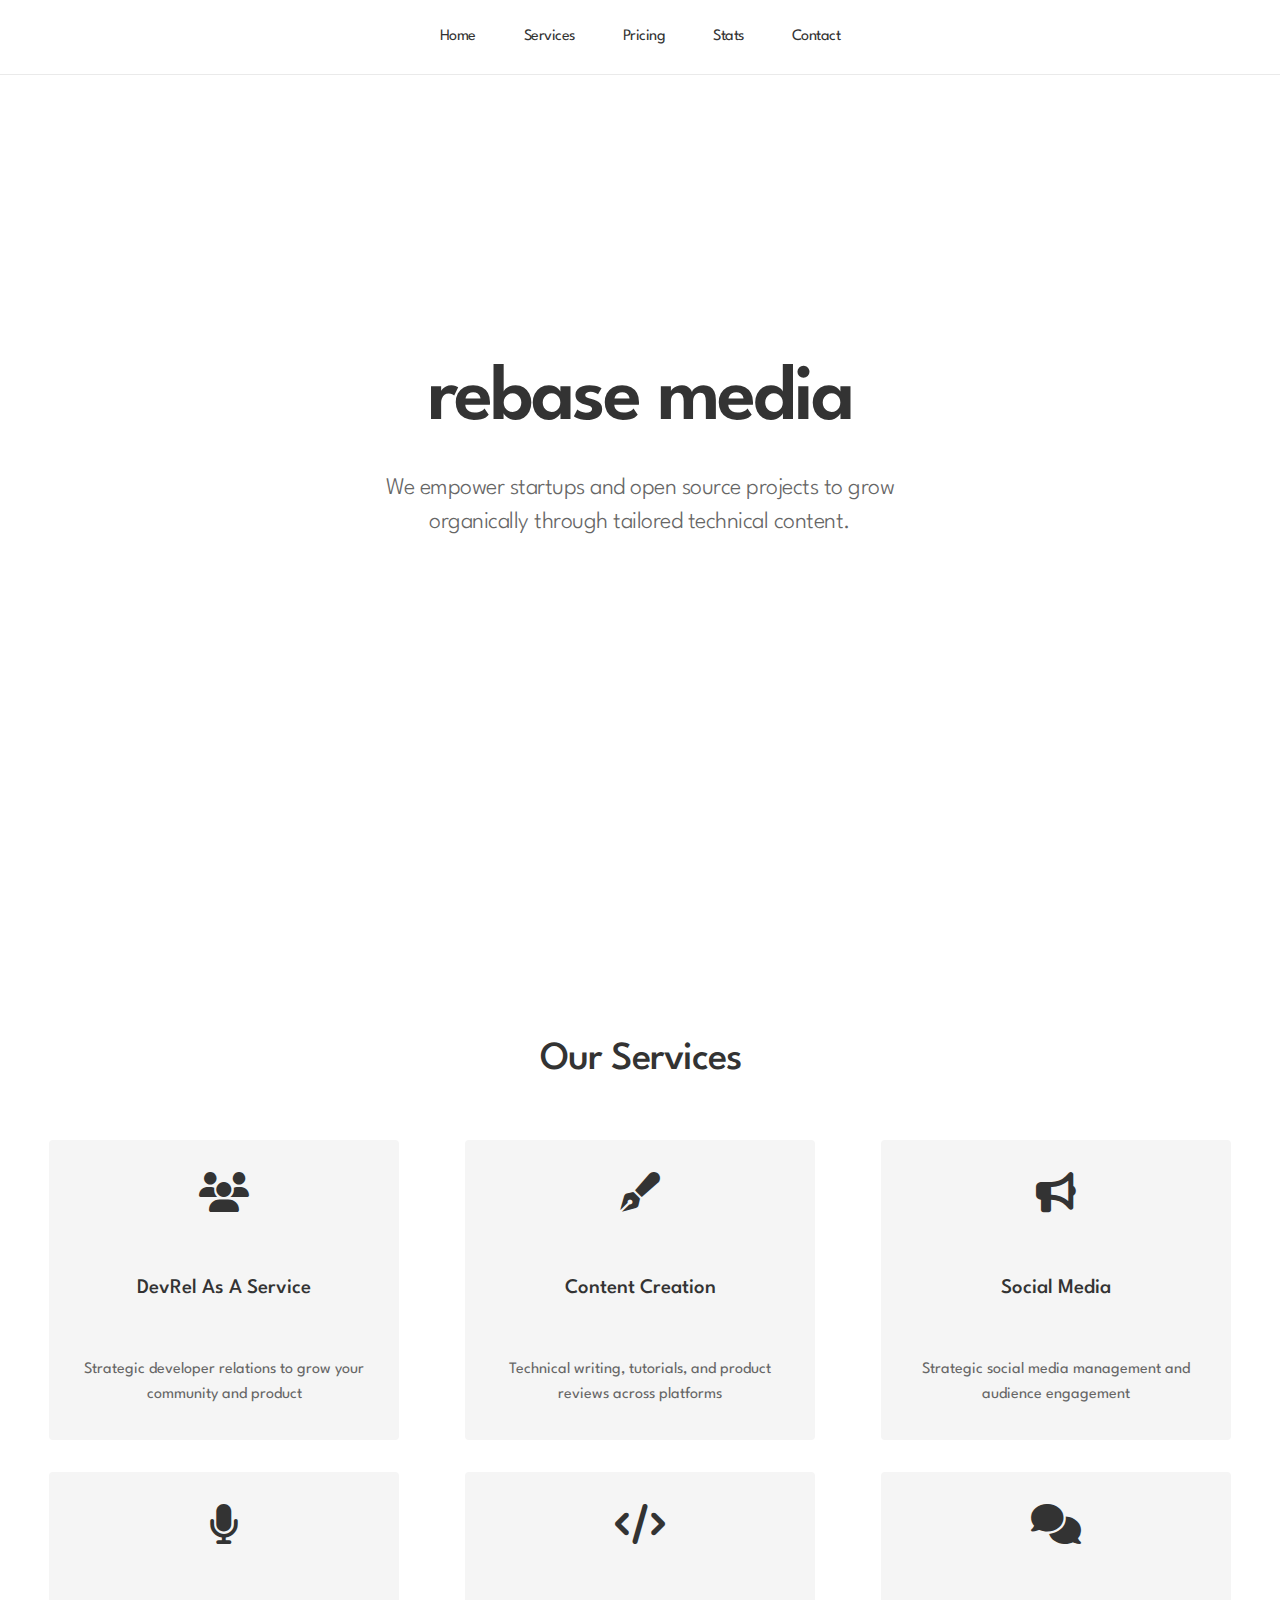
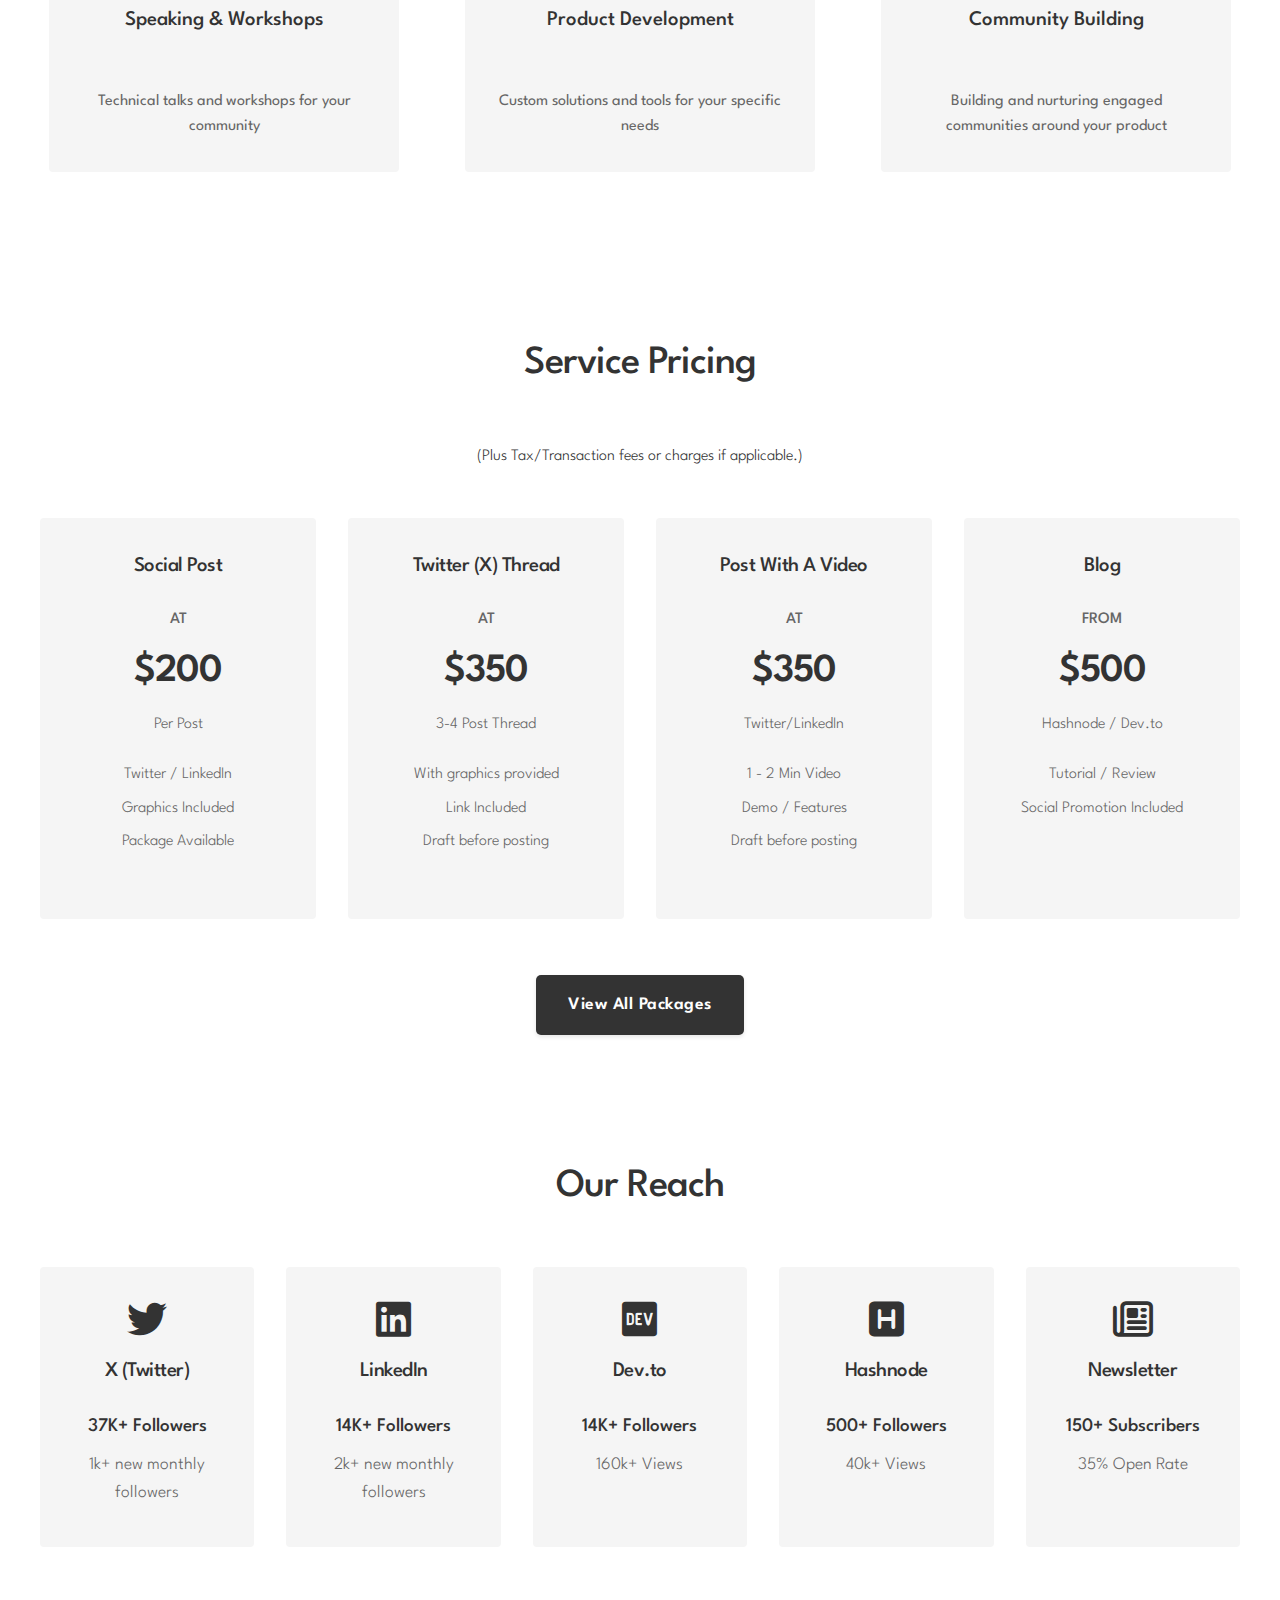
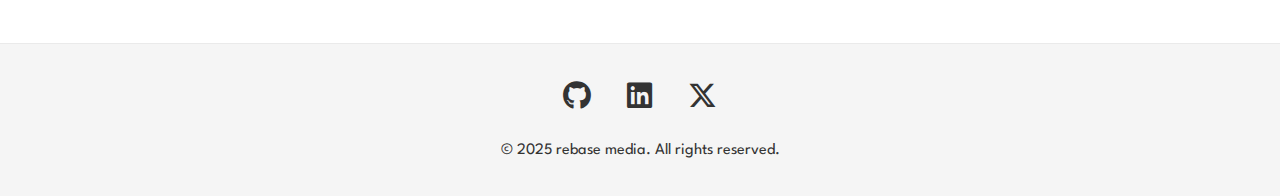
<file: index.html>
<!DOCTYPE html>
<html lang="en">
<head>
    <meta charset="UTF-8">
    <meta name="viewport" content="width=device-width, initial-scale=1.0">
    <meta name="description" content="rebase media - Empowering startups and open source projects through technical content, DevRel services, and community building. Professional social media management and content creation.">
    <meta name="keywords" content="rebase media, technical content, DevRel, community building, social media management, content creation, technical writing, developer relations">
    <meta name="author" content="rebase media">
    <meta property="og:title" content="rebase media - Technical Content & DevRel Services">
    <meta property="og:description" content="Empowering startups and open source projects through technical content, DevRel services, and community building.">
    <meta property="og:type" content="website">
    <meta property="og:url" content="https://rebasemedia.github.io/">
    <link rel="canonical" href="https://rebasemedia.github.io/">
    <title>rebase media - Technical Content & DevRel Services</title>
    <link rel="stylesheet" href="styles.css">
    <link rel="stylesheet" href="https://cdnjs.cloudflare.com/ajax/libs/font-awesome/6.5.1/css/all.min.css">
    <link rel="preconnect" href="https://fonts.googleapis.com">
    <link rel="preconnect" href="https://fonts.gstatic.com" crossorigin>
    <link href="https://fonts.googleapis.com/css2?family=League+Spartan:wght@300;400;500;600;700&display=swap" rel="stylesheet">
</head>
<body>
    <header>
        <nav>
            <ul class="nav-links">
                <li><a href="#home" aria-current="page">Home</a></li>
                <li><a href="#services">Services</a></li>
                <li><a href="#pricing">Pricing</a></li>
                <li><a href="#stats">Stats</a></li>
                <li><a href="mailto:rebasemedia@gmail.com">Contact</a></li>
            </ul>
            <div class="burger" aria-label="Menu">
                <div class="line1"></div>
                <div class="line2"></div>
                <div class="line3"></div>
            </div>
        </nav>
    </header>

    <main>
        <section id="home" class="hero">
            <div class="hero-content">
                <h1>rebase media</h1>
                <p>We empower startups and open source projects to grow organically through tailored technical content.</p>
            </div>
            <div class="scroll-indicator" aria-hidden="true">
                <div class="scroll-arrow"></div>
                <div class="scroll-arrow"></div>
                <div class="scroll-arrow"></div>
            </div>
        </section>

        <section id="services" class="services">
            <h2>Our Services</h2>
            <div class="services-grid">
                <div class="service-card">
                    <i class="fas fa-users" aria-hidden="true"></i>
                    <h3>DevRel As A Service</h3>
                    <p>Strategic developer relations to grow your community and product</p>
                </div>
                <div class="service-card">
                    <i class="fas fa-pen-fancy" aria-hidden="true"></i>
                    <h3>Content Creation</h3>
                    <p>Technical writing, tutorials, and product reviews across platforms</p>
                </div>
                <div class="service-card">
                    <i class="fas fa-bullhorn" aria-hidden="true"></i>
                    <h3>Social Media</h3>
                    <p>Strategic social media management and audience engagement</p>
                </div>
                <div class="service-card">
                    <i class="fas fa-microphone" aria-hidden="true"></i>
                    <h3>Speaking & Workshops</h3>
                    <p>Technical talks and workshops for your community</p>
                </div>
                <div class="service-card">
                    <i class="fas fa-code" aria-hidden="true"></i>
                    <h3>Product Development</h3>
                    <p>Custom solutions and tools for your specific needs</p>
                </div>
                <div class="service-card">
                    <i class="fas fa-comments" aria-hidden="true"></i>
                    <h3>Community Building</h3>
                    <p>Building and nurturing engaged communities around your product</p>
                </div>
            </div>
        </section>

        <section id="pricing" class="pricing">
            <h2>Service Pricing</h2>
            <p class="pricing-note">(Plus Tax/Transaction fees or charges if applicable.)</p>
            <div class="pricing-grid">
                <div class="pricing-card">
                    <h3>Social Post</h3>
                    <div class="price-label">AT</div>
                    <div class="price">$200</div>
                    <div class="price-subtitle">Per Post</div>
                    <ul>
                        <li>Twitter / LinkedIn</li>
                        <li>Graphics Included</li>
                        <li>Package Available</li>
                    </ul>
                </div>
                <div class="pricing-card">
                    <h3>Twitter (X) Thread</h3>
                    <div class="price-label">AT</div>
                    <div class="price">$350</div>
                    <div class="price-subtitle">3-4 Post Thread</div>
                    <ul>
                        <li>With graphics provided</li>
                        <li>Link Included</li>
                        <li>Draft before posting</li>
                    </ul>
                </div>
                <div class="pricing-card">
                    <h3>Post With A Video</h3>
                    <div class="price-label">AT</div>
                    <div class="price">$350</div>
                    <div class="price-subtitle">Twitter/LinkedIn</div>
                    <ul>
                        <li>1 - 2 Min Video</li>
                        <li>Demo / Features</li>
                        <li>Draft before posting</li>
                    </ul>
                </div>
                <div class="pricing-card">
                    <h3>Blog</h3>
                    <div class="price-label">FROM</div>
                    <div class="price">$500</div>
                    <div class="price-subtitle">Hashnode / Dev.to</div>
                    <ul>
                        <li>Tutorial / Review</li>
                        <li>Social Promotion Included</li>
                    </ul>
                </div>
            </div>
            <div class="pricing-cta">
                <a href="/bundle" class="packages-button">View All Packages</a>
            </div>
        </section>

        <section id="stats" class="stats">
            <h2>Our Reach</h2>
            <div class="stats-grid">
                <div class="stat-card">
                    <i class="fab fa-twitter" aria-hidden="true"></i>
                    <h3>X (Twitter)</h3>
                    <div class="stat-numbers">
                        <p>37K+ Followers</p>
                        <p>1k+ new monthly followers</p>
                    </div>
                </div>
                <div class="stat-card">
                    <i class="fab fa-linkedin" aria-hidden="true"></i>
                    <h3>LinkedIn</h3>
                    <div class="stat-numbers">
                        <p>14K+ Followers</p>
                        <p>2k+ new monthly followers</p>
                    </div>
                </div>
                <div class="stat-card">
                    <i class="fab fa-dev" aria-hidden="true"></i>
                    <h3>Dev.to</h3>
                    <div class="stat-numbers">
                        <p>14K+ Followers</p>
                        <p>160k+ Views</p>
                    </div>
                </div>
                <div class="stat-card">
                    <i class="fas fa-h-square" aria-hidden="true"></i>
                    <h3>Hashnode</h3>
                    <div class="stat-numbers">
                        <p>500+ Followers</p>
                        <p>40k+ Views</p>
                    </div>
                </div>
                <div class="stat-card">
                    <i class="far fa-newspaper" aria-hidden="true"></i>
                    <h3>Newsletter</h3>
                    <div class="stat-numbers">
                        <p>150+ Subscribers</p>
                        <p>35% Open Rate</p>
                    </div>
                </div>
            </div>
        </section>

        <div class="section-spacer"></div>
    </main>

    <footer>
        <div class="social-links">
            <a href="https://github.com/rebasemedia" target="_blank" rel="noopener noreferrer" aria-label="GitHub"><i class="fab fa-github"></i></a>
            <a href="https://linkedin.com/company/rebasemedia" target="_blank" rel="noopener noreferrer" aria-label="LinkedIn"><i class="fab fa-linkedin"></i></a>
            <a href="https://x.com/rebasemedia" target="_blank" rel="noopener noreferrer" aria-label="Twitter"><i class="fab fa-x-twitter"></i></a>
        </div>
        <p>&copy; 2025 rebase media. All rights reserved.</p>
    </footer>

    <script src="script.js"></script>

    <!-- Cal floating-popup embed code begins -->
    <script type="text/javascript">
        (function (C, A, L) { let p = function (a, ar) { a.q.push(ar); }; let d = C.document; C.Cal = C.Cal || function () { let cal = C.Cal; let ar = arguments; if (!cal.loaded) { cal.ns = {}; cal.q = cal.q || []; d.head.appendChild(d.createElement("script")).src = A; cal.loaded = true; } if (ar[0] === L) { const api = function () { p(api, arguments); }; const namespace = ar[1]; api.q = api.q || []; if(typeof namespace === "string"){cal.ns[namespace] = cal.ns[namespace] || api;p(cal.ns[namespace], ar);p(cal, ["initNamespace", namespace]);} else p(cal, ar); return;} p(cal, ar); }; })(window, "https://app.cal.com/embed/embed.js", "init");
      Cal("init", "30min", {origin:"https://cal.com"});
      
        Cal.ns["30min"]("floatingButton", {"calLink":"rebasemedia/30min","config":{"layout":"month_view"},"buttonColor":"#3d3d3d","buttonText":"Let's Chat!","hideButtonIcon":false}); 
        Cal.ns["30min"]("ui", {"hideEventTypeDetails":false,"layout":"month_view"});
        </script>
        <!-- Cal floating-popup embed code ends -->
</body>
</html>
</file>
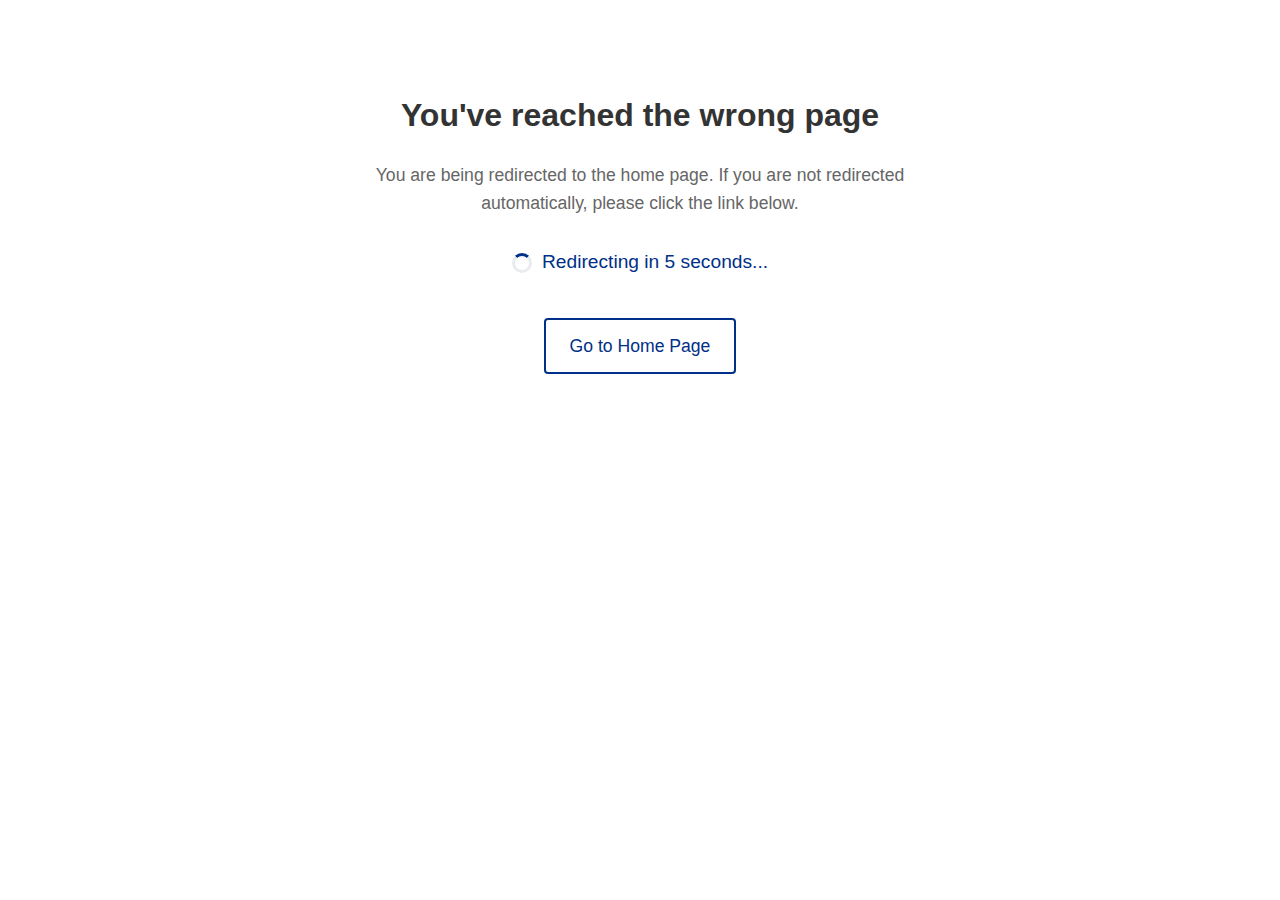
<file: payment/index.html>
<!DOCTYPE html>
<html lang="en">
<head>
    <meta charset="UTF-8">
    <meta name="viewport" content="width=device-width, initial-scale=1.0">
    <meta http-equiv="refresh" content="5;url=/">
    <title>Redirecting...</title>
    <link rel="stylesheet" href="/styles.css">
</head>
<body>
    <div class="container">
        <div class="redirect-message">
            <h1>You've reached the wrong page</h1>
            <p>You are being redirected to the home page. If you are not redirected automatically, please click the link below.</p>
            <div class="countdown">
                <div class="loading"></div>
                <span>Redirecting in <span id="countdown">5</span> seconds...</span>
            </div>
            <a href="/">Go to Home Page</a>
        </div>
    </div>

    <script>
        let timeLeft = 5;
        const countdownElement = document.getElementById('countdown');
        
        const timer = setInterval(() => {
            timeLeft--;
            countdownElement.textContent = timeLeft;
            
            if (timeLeft <= 0) {
                clearInterval(timer);
            }
        }, 1000);
    </script>
</body>
</html>
</file>
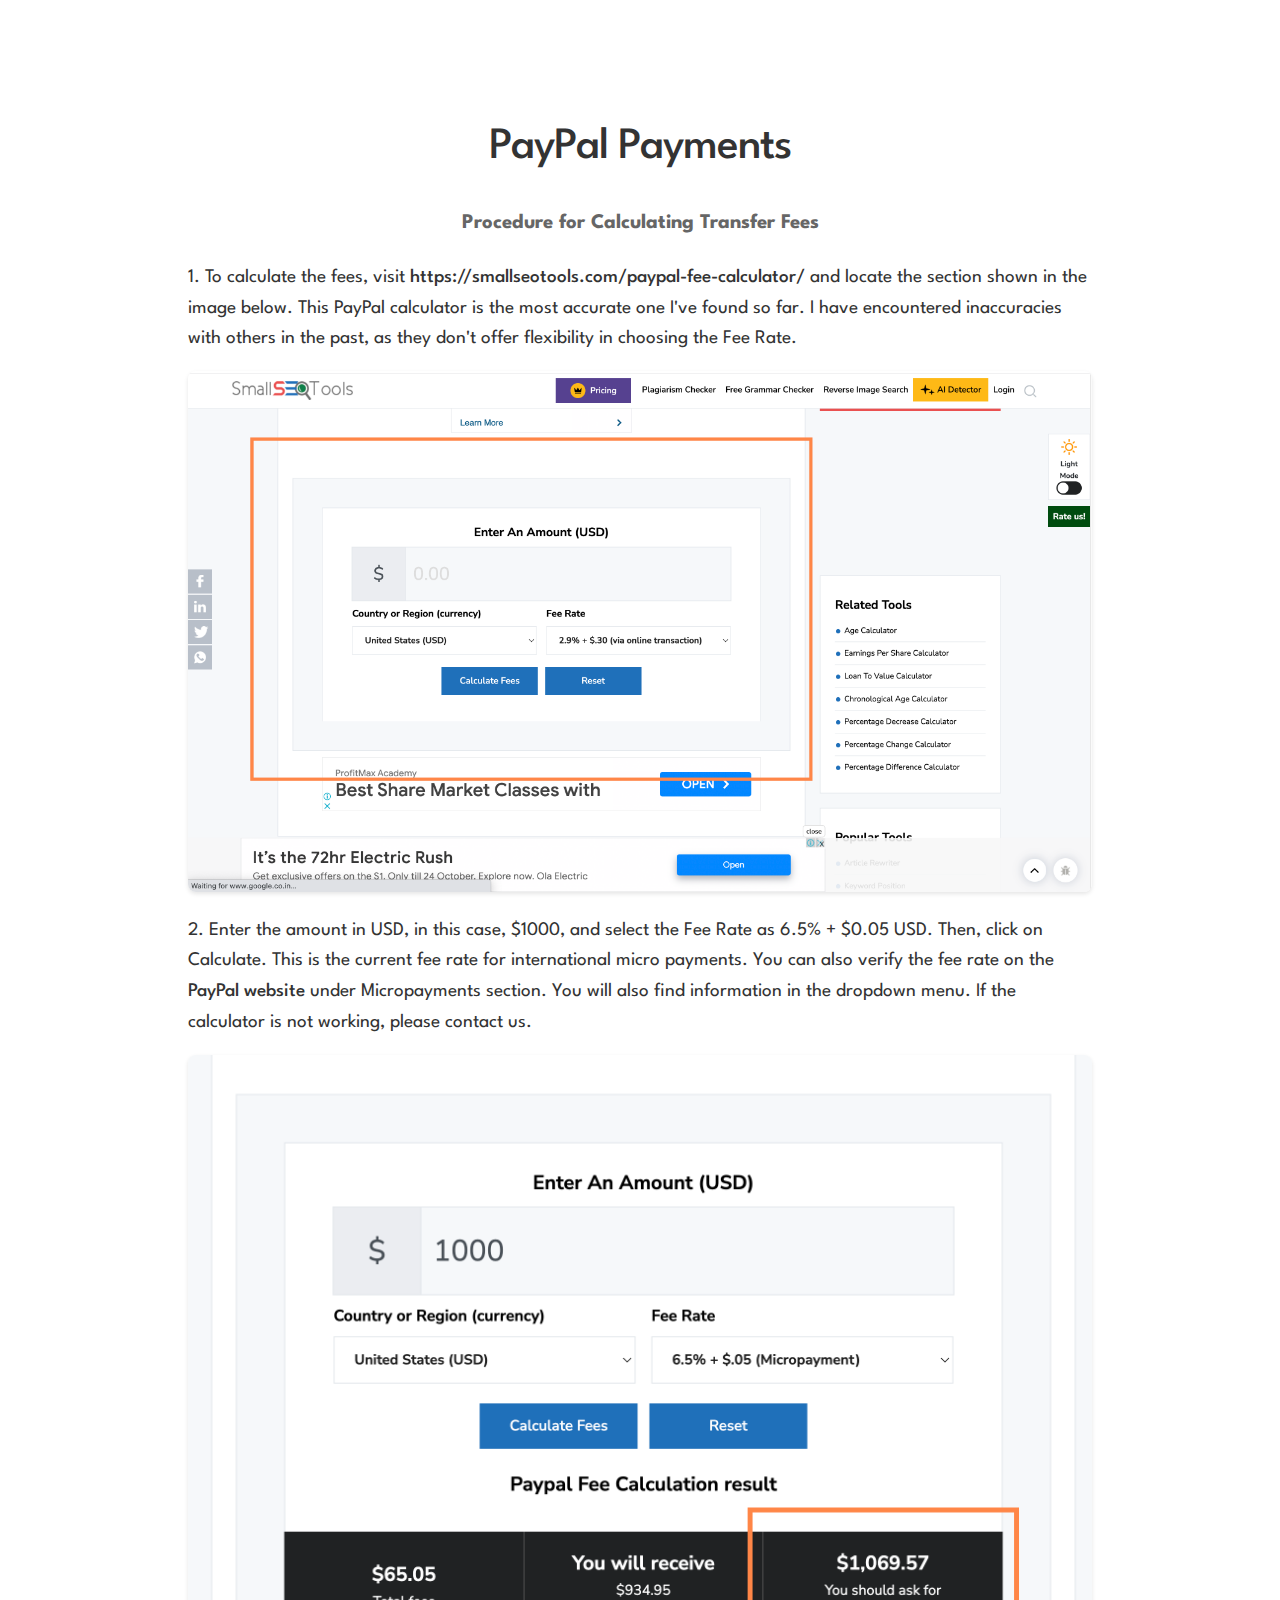
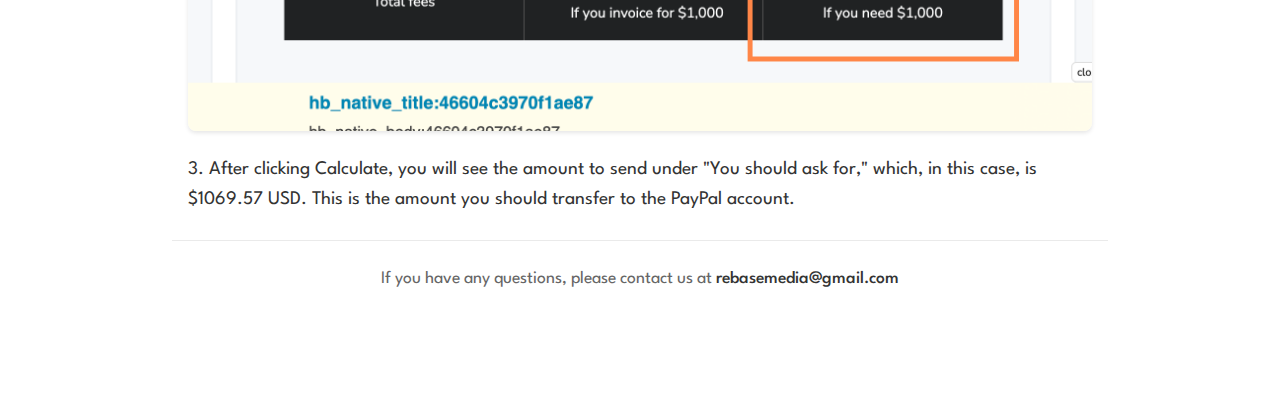
<file: payment/paypal/index.html>
<!DOCTYPE html>
<html lang="en">
<head>
    <meta charset="UTF-8">
    <meta name="viewport" content="width=device-width, initial-scale=1.0">
    <meta name="description" content="Learn how to send payments to rebase media via PayPal. Step-by-step guide for international payments with fee calculations.">
    <meta name="keywords" content="PayPal payments, international payments, rebase media, payment guide, PayPal transfer">
    <meta name="author" content="rebase media">
    <meta property="og:title" content="PayPal Payments - rebase media">
    <meta property="og:description" content="Step-by-step guide for sending payments to rebase media via PayPal">
    <meta property="og:type" content="website">
    <meta property="og:url" content="https://rebasemedia.github.io/payment/paypal/">
    <link rel="canonical" href="https://rebasemedia.github.io/payment/paypal/">
    <title>PayPal Payments - rebase media</title>
    <link rel="stylesheet" href="/styles.css">
    <link rel="stylesheet" href="https://cdnjs.cloudflare.com/ajax/libs/font-awesome/6.5.1/css/all.min.css">
    <link rel="preconnect" href="https://fonts.googleapis.com">
    <link rel="preconnect" href="https://fonts.gstatic.com" crossorigin>
    <link href="https://fonts.googleapis.com/css2?family=League+Spartan:wght@300;400;500;600;700&display=swap" rel="stylesheet">
</head>
<body>
    <div class="container paypal">
        <h2>PayPal Payments</h2>
        
        <p class="intro"><strong>Procedure for Calculating Transfer Fees</strong></p>
        
        <ol>
            <li>
                To calculate the fees, visit <a href="https://smallseotools.com/paypal-fee-calculator/">https://smallseotools.com/paypal-fee-calculator/</a> and locate the section shown in the image below. This PayPal calculator is the most accurate one I've found so far. I have encountered inaccuracies with others in the past, as they don't offer flexibility in choosing the Fee Rate.
                <img src="/payment/paypal/paypal-1.png" alt="PayPal Calculator Interface">
            </li>
            
            <li>
                Enter the amount in USD, in this case, $1000, and select the Fee Rate as 6.5% + $0.05 USD. Then, click on Calculate. This is the current fee rate for international micro payments. You can also verify the fee rate on the <a href="https://www.paypal.com/in/webapps/mpp/merchant-fees">PayPal website</a> under Micropayments section. You will also find information in the dropdown menu. If the calculator is not working, please contact us.
                <img src="/payment/paypal/paypal-2.png" alt="PayPal Fee Calculation">
            </li>
            
            <li>
                After clicking Calculate, you will see the amount to send under "You should ask for," which, in this case, is $1069.57 USD. This is the amount you should transfer to the PayPal account.
            </li>
        </ol>

        <div class="contact">
            <p>If you have any questions, please contact us at <a href="mailto:rebasemedia@gmail.com">rebasemedia@gmail.com</a></p>
        </div>
    </div>
</body>
</html>
</file>
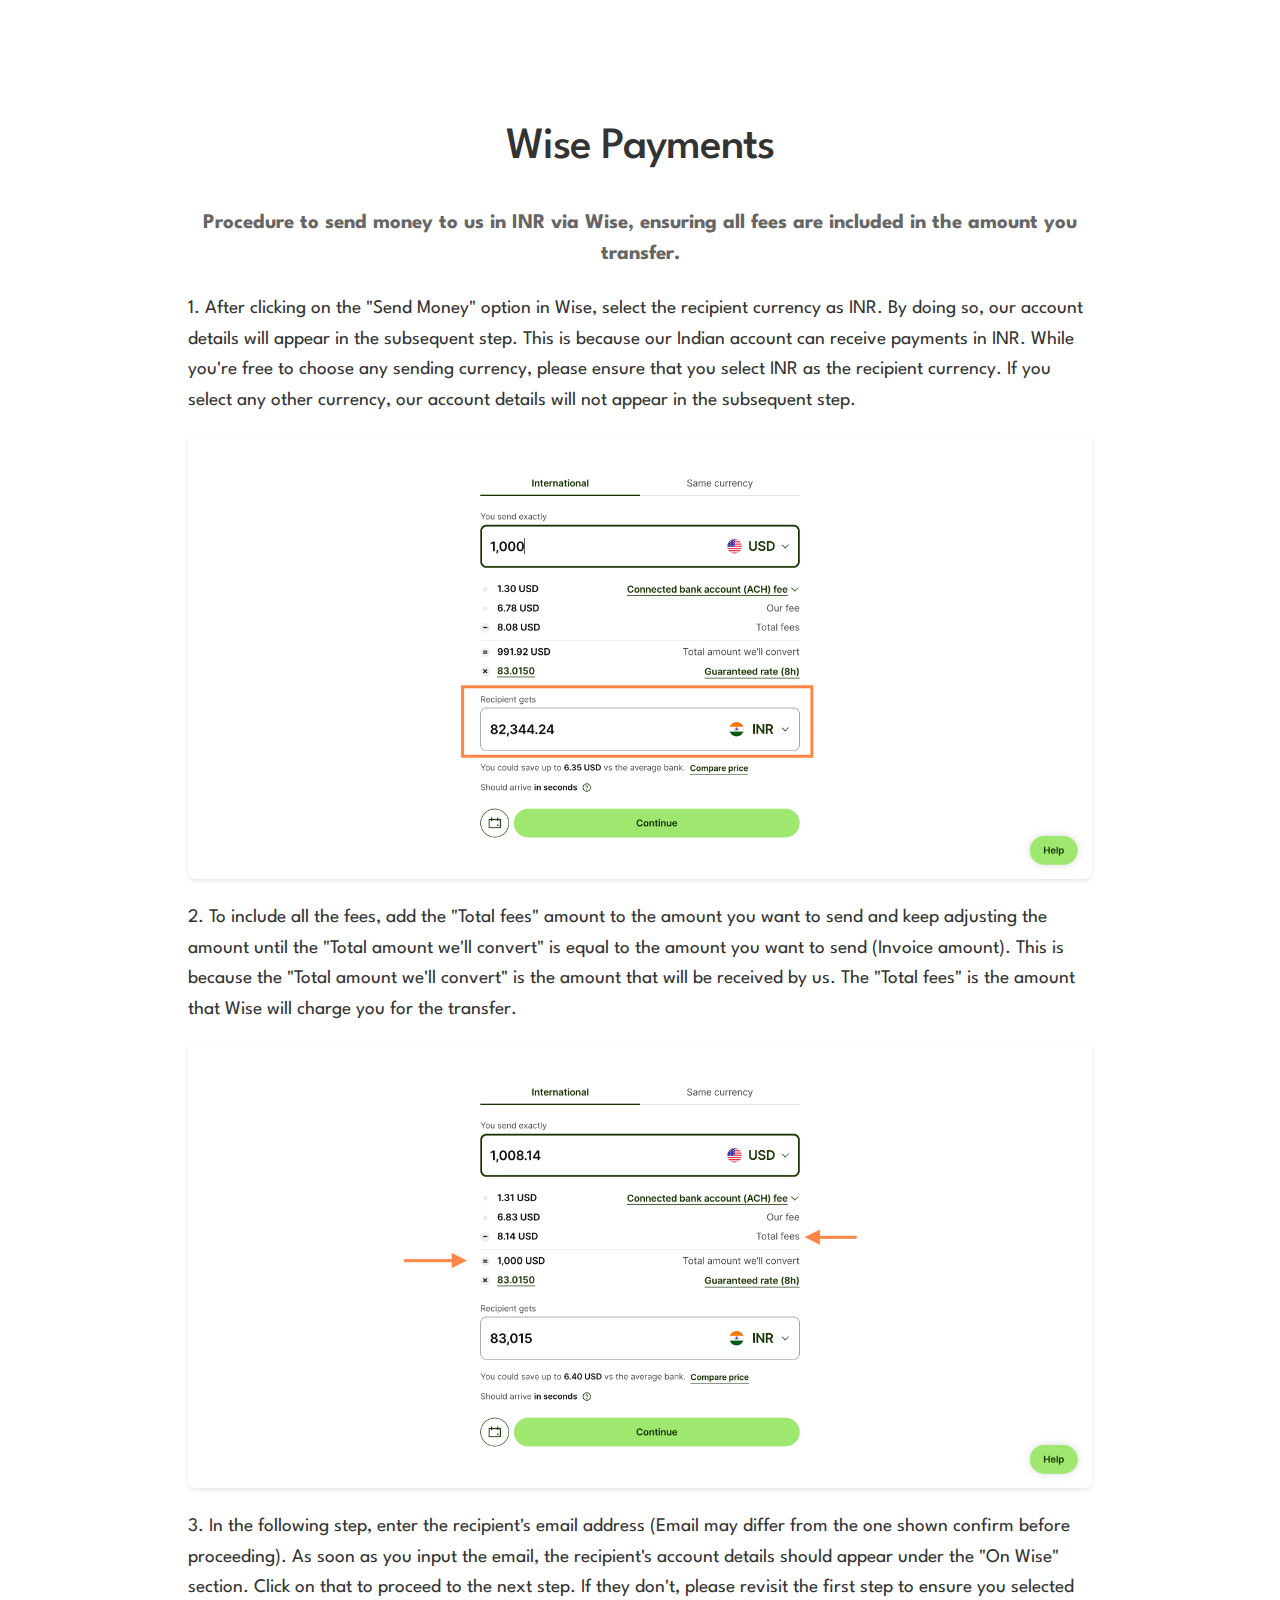
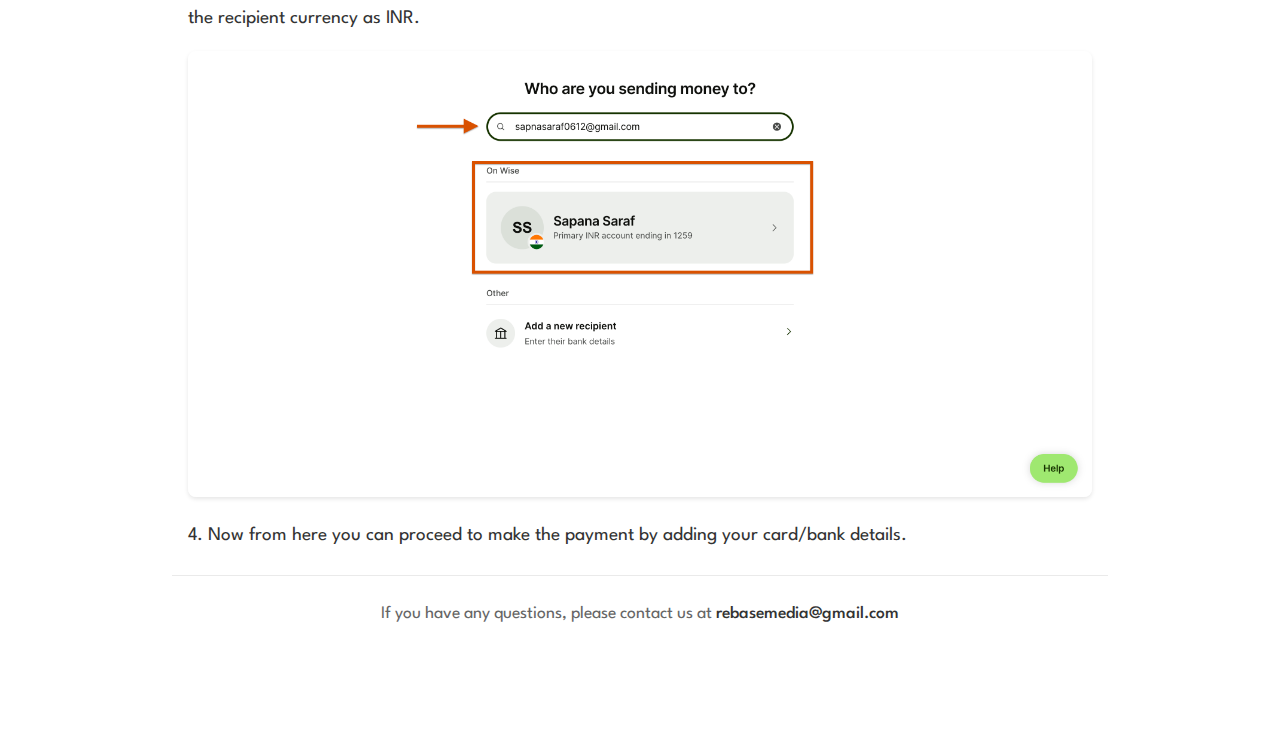
<file: payment/wise/index.html>
<!DOCTYPE html>
<html lang="en">
<head>
    <meta charset="UTF-8">
    <meta name="viewport" content="width=device-width, initial-scale=1.0">
    <meta name="description" content="Learn how to send payments to rebase media via Wise. Step-by-step guide for international payments in INR with fee calculations.">
    <meta name="keywords" content="Wise payments, international payments, INR transfer, rebase media, payment guide">
    <meta name="author" content="rebase media">
    <meta property="og:title" content="Wise Payments - rebase media">
    <meta property="og:description" content="Step-by-step guide for sending payments to rebase media via Wise">
    <meta property="og:type" content="website">
    <meta property="og:url" content="https://rebasemedia.github.io/payment/wise/">
    <link rel="canonical" href="https://rebasemedia.github.io/payment/wise/">
    <title>Wise Payments - rebase media</title>
    <link rel="stylesheet" href="/styles.css">
    <link rel="stylesheet" href="https://cdnjs.cloudflare.com/ajax/libs/font-awesome/6.5.1/css/all.min.css">
    <link rel="preconnect" href="https://fonts.googleapis.com">
    <link rel="preconnect" href="https://fonts.gstatic.com" crossorigin>
    <link href="https://fonts.googleapis.com/css2?family=League+Spartan:wght@300;400;500;600;700&display=swap" rel="stylesheet">
</head>
<body>
    <div class="container wise">
        <h2>Wise Payments</h2>
        
        <p class="intro"><strong>Procedure to send money to us in INR via Wise, ensuring all fees are included in the amount you transfer.</strong></p>
        
        <ol>
            <li>
                After clicking on the "Send Money" option in Wise, select the recipient currency as INR. By doing so, our account details will appear in the subsequent step. This is because our Indian account can receive payments in INR. While you're free to choose any sending currency, please ensure that you select INR as the recipient currency. If you select any other currency, our account details will not appear in the subsequent step.
                <img src="/payment/wise/wise-1.png" alt="Wise Currency Selection">
            </li>
            
            <li>
                To include all the fees, add the "Total fees" amount to the amount you want to send and keep adjusting the amount until the "Total amount we'll convert" is equal to the amount you want to send (Invoice amount). This is because the "Total amount we'll convert" is the amount that will be received by us. The "Total fees" is the amount that Wise will charge you for the transfer.
                <img src="/payment/wise/wise-2.png" alt="Wise Fee Calculation">
            </li>
            
            <li>
                In the following step, enter the recipient's email address (Email may differ from the one shown confirm before proceeding). As soon as you input the email, the recipient's account details should appear under the "On Wise" section. Click on that to proceed to the next step. If they don't, please revisit the first step to ensure you selected the recipient currency as INR.
                <img src="/payment/wise/wise-3.png" alt="Wise Recipient Details">
            </li>
            
            <li>
                Now from here you can proceed to make the payment by adding your card/bank details.
            </li>
        </ol>
        
        <div class="contact">
            <p>If you have any questions, please contact us at <a href="mailto:rebasemedia@gmail.com">rebasemedia@gmail.com</a></p>
        </div>
    </div>
</body>
</html>
</file>
<file: styles.css>
/* Reset and base styles */
* {
    margin: 0;
    padding: 0;
    box-sizing: border-box;
}

:root {
    --primary-color: #333333;
    --secondary-color: #666666;
    --text-color: #333;
    --light-text: #666666;
    --background: #ffffff;
    --card-bg: #f5f5f5;
    --paypal-blue: #003087;
    --wise-blue: #00B9FF;
    --background-color: #f8f9fa;
    --border-color: #e9ecef;
}

body {
    font-family: 'League Spartan', sans-serif;
    line-height: 1.6;
    color: var(--text-color);
    background-color: var(--background);
}

/* Header and Navigation */
header {
    background-color: var(--background);
    box-shadow: none;
    position: fixed;
    width: 100%;
    top: 0;
    z-index: 1000;
    border-bottom: 1px solid #eaeaea;
}

nav {
    display: flex;
    justify-content: center;
    align-items: center;
    padding: 1.5rem 5%;
    max-width: 1400px;
    margin: 0 auto;
}

.logo {
    font-size: 2rem;
    font-weight: 400;
    color: var(--text-color);
    letter-spacing: -1px;
    text-transform: lowercase;
}

.logo span {
    font-weight: 700;
}

.nav-links {
    display: flex;
    list-style: none;
    gap: 3rem;
}

.nav-links a {
    text-decoration: none;
    color: var(--text-color);
    font-weight: 400;
    transition: color 0.3s ease;
    font-size: 1rem;
    letter-spacing: -0.5px;
}

.nav-links a:hover {
    color: var(--secondary-color);
}

/* Hero Section */
.hero {
    min-height: 100vh;
    background: var(--background);
    display: flex;
    align-items: center;
    justify-content: center;
    text-align: center;
    color: var(--text-color);
    padding: 0 1rem;
    margin-top: 0;
    position: relative;
}

.hero-content {
    max-width: 800px;
    padding: 0 2rem;
}

.hero-content h1 {
    font-size: 5rem;
    margin-bottom: 2rem;
    font-weight: 600;
    letter-spacing: -3px;
    line-height: 1;
}

.hero-content p {
    font-size: 1.5rem;
    color: var(--light-text);
    line-height: 1.4;
    max-width: 600px;
    margin: 0 auto;
    font-weight: 300;
    letter-spacing: -0.5px;
}

.cta-button {
    padding: 0.8rem 2rem;
    font-size: 1rem;
    background-color: var(--text-color);
    color: white;
    border: none;
    border-radius: 4px;
    cursor: pointer;
    transition: all 0.3s ease;
    font-weight: 400;
}

.cta-button:hover {
    background-color: var(--secondary-color);
    transform: translateY(-2px);
}

/* Scroll Indicator */
.scroll-indicator {
    position: absolute;
    bottom: 40px;
    left: 50%;
    transform: translateX(-50%);
    display: flex;
    flex-direction: column;
    align-items: center;
    gap: 8px;
    opacity: 0.7;
    transition: opacity 0.3s ease;
}

.scroll-indicator:hover {
    opacity: 1;
}

.scroll-arrow {
    width: 20px;
    height: 20px;
    border-right: 2px solid var(--text-color);
    border-bottom: 2px solid var(--text-color);
    transform: rotate(45deg);
    animation: scrollAnimation 2s infinite;
    opacity: 0;
}

.scroll-arrow:nth-child(1) {
    animation-delay: 0s;
}

.scroll-arrow:nth-child(2) {
    animation-delay: 0.2s;
}

.scroll-arrow:nth-child(3) {
    animation-delay: 0.4s;
}

@keyframes scrollAnimation {
    0% {
        opacity: 0;
        transform: rotate(45deg) translate(-20px, -20px);
    }
    50% {
        opacity: 1;
    }
    100% {
        opacity: 0;
        transform: rotate(45deg) translate(20px, 20px);
    }
}

/* Responsive Design Improvements */
@media screen and (max-width: 1200px) {
    .hero-content h1 {
        font-size: 4rem;
    }
    
    .hero-content p {
        font-size: 1.3rem;
    }
    
    .services-grid {
        grid-template-columns: repeat(2, 1fr);
    }
}

@media screen and (max-width: 992px) {
    .hero-content h1 {
        font-size: 3.5rem;
    }
    
    .hero-content p {
        font-size: 1.2rem;
    }
    
    .stats-grid {
        grid-template-columns: repeat(2, 1fr);
    }
}

@media screen and (max-width: 768px) {
    nav {
        padding: 1rem 5%;
    }

    .logo {
        font-size: 1.5rem;
    }

    .nav-links {
        position: fixed;
        right: 0;
        height: 92vh;
        top: 8vh;
        background-color: var(--background);
        display: flex;
        flex-direction: column;
        align-items: center;
        width: 100%;
        transform: translateX(100%);
        transition: transform 0.3s ease-in-out;
        padding-top: 2rem;
        gap: 2rem;
        box-shadow: -5px 0 15px rgba(0,0,0,0.1);
    }

    .nav-links.active {
        transform: translateX(0);
    }

    .nav-links a {
        font-size: 1.2rem;
        padding: 0.5rem 1rem;
        width: 100%;
        text-align: center;
        transition: all 0.3s ease;
    }

    .nav-links a:hover {
        background-color: var(--card-bg);
    }

    .burger {
        display: block;
        z-index: 1001;
    }
    
    .burger div {
        width: 25px;
        height: 3px;
        background-color: var(--text-color);
        margin: 5px;
        transition: all 0.3s ease;
    }
    
    .burger.active div:nth-child(1) {
        transform: rotate(-45deg) translate(-5px, 6px);
    }
    
    .burger.active div:nth-child(2) {
        opacity: 0;
    }
    
    .burger.active div:nth-child(3) {
        transform: rotate(45deg) translate(-5px, -6px);
    }

    .hero-content h1 {
        font-size: 2.5rem;
        letter-spacing: -1px;
    }

    .hero-content p {
        font-size: 1.1rem;
        padding: 0 1rem;
    }

    .services-grid,
    .pricing-grid,
    .packages-grid,
    .stats-grid {
        grid-template-columns: 1fr;
    }

    .pricing-card,
    .package-card {
        margin: 1rem 0;
    }

    .contact-form {
        padding: 1rem;
    }

    .scroll-indicator {
        bottom: 20px;
    }
    
    .scroll-arrow {
        width: 15px;
        height: 15px;
    }
}

@media screen and (max-width: 576px) {
    .hero-content h1 {
        font-size: 2rem;
    }
    
    .hero-content p {
        font-size: 1rem;
    }
    
    .cta-button {
        padding: 0.6rem 1.5rem;
        font-size: 0.9rem;
    }
    
    .service-card,
    .pricing-card,
    .package-card {
        padding: 1.5rem;
    }
    
    .stats-grid {
        gap: 1rem;
    }
    
    .stat-card {
        padding: 1rem;
    }
}

/* Mobile Menu Toggle */
.burger {
    display: none;
    cursor: pointer;
    z-index: 1001;
}

@media screen and (max-width: 768px) {
    .burger {
        display: block;
    }
    
    .burger div {
        width: 25px;
        height: 3px;
        background-color: var(--text-color);
        margin: 5px;
        transition: all 0.3s ease;
    }
    
    .burger.active div:nth-child(1) {
        transform: rotate(-45deg) translate(-5px, 6px);
    }
    
    .burger.active div:nth-child(2) {
        opacity: 0;
    }
    
    .burger.active div:nth-child(3) {
        transform: rotate(45deg) translate(-5px, -6px);
    }
}

/* Animations */
@keyframes fadeIn {
    from {
        opacity: 0;
        transform: translateY(20px);
    }
    to {
        opacity: 1;
        transform: translateY(0);
    }
}

.animate {
    animation: fadeIn 0.6s ease forwards;
}

/* Sections */
section {
    padding: 5rem 1rem;
    max-width: 1400px;
    margin: 0 auto;
}

section h2 {
    text-align: center;
    margin-bottom: 3rem;
    font-size: 2.5rem;
    font-weight: 500;
    color: var(--text-color);
    letter-spacing: -1px;
}

/* Services */
.services-grid {
    display: grid;
    grid-template-columns: repeat(3, 1fr);
    gap: 2rem;
    padding: 0 1rem;
    max-width: 1400px;
    margin: 0 auto;
    justify-items: center;
}

.service-card {
    background: var(--card-bg);
    padding: 2rem;
    border-radius: 4px;
    text-align: center;
    transition: all 0.3s ease;
    display: flex;
    flex-direction: column;
    align-items: center;
    justify-content: space-between;
    min-height: 300px;
    width: 100%;
    max-width: 350px;
}

.service-card:hover {
    transform: translateY(-5px);
    box-shadow: 0 5px 15px rgba(0,0,0,0.05);
}

.service-card i {
    font-size: 2.5rem;
    color: var(--text-color);
    margin-bottom: 1.5rem;
}

.service-card h3 {
    font-size: 1.3rem;
    margin-bottom: 1rem;
    color: var(--text-color);
    font-weight: 500;
}

.service-card p {
    color: var(--light-text);
    font-size: 1rem;
    line-height: 1.6;
}

/* Pricing */
.pricing {
    background: var(--background);
    padding: 5rem 1rem;
}

.pricing-note {
    text-align: center;
    color: var(--light-text);
    margin-bottom: 3rem;
    font-size: 1rem;
    font-weight: 300;
}

.pricing-grid {
    display: grid;
    grid-template-columns: repeat(auto-fit, minmax(250px, 1fr));
    gap: 2rem;
    max-width: 1200px;
    margin: 0 auto;
}

.pricing-card {
    background: var(--card-bg);
    padding: 2rem;
    border-radius: 4px;
    text-align: center;
    transition: all 0.3s ease;
    border: none;
}

.pricing-card h3 {
    font-size: 1.3rem;
    margin-bottom: 1.5rem;
    color: var(--text-color);
    font-weight: 500;
    letter-spacing: -0.5px;
}

.price-label {
    font-size: 1rem;
    font-weight: 500;
    color: var(--light-text);
    margin-bottom: 0.5rem;
}

.price {
    font-size: 2.5rem;
    font-weight: 600;
    color: var(--text-color);
    margin-bottom: 0.5rem;
    letter-spacing: -1px;
}

.price-subtitle {
    font-size: 1rem;
    color: var(--light-text);
    margin-bottom: 1.5rem;
    font-weight: 300;
}

.pricing-card ul {
    list-style: none;
    margin-bottom: 2rem;
    padding: 0;
}

.pricing-card li {
    margin-bottom: 0.5rem;
    color: var(--light-text);
    font-size: 1rem;
    font-weight: 300;
}

.pricing-cta {
    text-align: center;
    margin-top: 1rem;
    padding: 0.5rem 0;
}

.packages-button {
    display: inline-block;
    padding: 1rem 2rem;
    background: var(--text-color);
    color: white;
    text-decoration: none;
    border-radius: 5px;
    font-weight: 600;
    font-size: 1.1rem;
    transition: all 0.3s ease;
    text-transform: none;
    letter-spacing: 0.5px;
    box-shadow: 0 2px 4px rgba(0, 0, 0, 0.1);
}

.packages-button:hover {
    background: var(--secondary-color);
    transform: translateY(-2px);
    box-shadow: 0 4px 8px rgba(0, 0, 0, 0.2);
}

.contact-button {
    display: inline-block;
    padding: 1rem 2rem;
    background: var(--text-color);
    color: white;
    text-decoration: none;
    border-radius: 5px;
    font-weight: 600;
    transition: all 0.3s ease;
}

.contact-button:hover {
    background: var(--secondary-color);
    transform: translateY(-2px);
}

@media screen and (max-width: 768px) {
    .pricing-grid {
        grid-template-columns: 1fr;
        padding: 0 1rem;
    }

    .pricing-cta {
        flex-direction: column;
        align-items: center;
        gap: 1rem;
    }

    .packages-button,
    .contact-button {
        width: 100%;
        max-width: 300px;
        text-align: center;
    }
}

/* Clients */
.clients-grid {
    display: grid;
    grid-template-columns: repeat(auto-fit, minmax(200px, 1fr));
    gap: 2rem;
    align-items: center;
    justify-items: center;
}

.client-logo {
    background: var(--card-bg);
    padding: 2rem;
    border-radius: 4px;
    width: 100%;
    text-align: center;
    font-weight: 400;
    color: var(--light-text);
}

/* Contact Form */
.contact-form,
.contact-form input,
.contact-form select,
.contact-form textarea,
.contact-form button {
    display: none;
}

/* Footer */
footer {
    background-color: var(--card-bg);
    color: var(--text-color);
    padding: 2rem 1rem;
    text-align: center;
    border-top: 1px solid #eaeaea;
}

.social-links {
    margin-bottom: 1rem;
}

.social-links a {
    color: var(--text-color);
    margin: 0 1rem;
    font-size: 1.8rem;
    transition: color 0.3s ease;
}

.social-links a:hover {
    color: var(--secondary-color);
}

/* Services section - add some padding to account for full-height hero */
#services {
    padding-top: 8rem;
}

/* Stats Section */
.stats {
    background: var(--background);
    padding: 2rem 1rem;
}

.stats-grid {
    display: grid;
    grid-template-columns: repeat(auto-fit, minmax(200px, 1fr));
    gap: 2rem;
    max-width: 1200px;
    margin: 0 auto;
}

.stat-card {
    background: var(--card-bg);
    padding: 2rem;
    border-radius: 4px;
    text-align: center;
    transition: all 0.3s ease;
}

.stat-card i {
    font-size: 2.5rem;
    margin-bottom: 1rem;
    color: var(--text-color);
}

.stat-card h3 {
    font-size: 1.3rem;
    margin-bottom: 1.5rem;
    color: var(--text-color);
    font-weight: 500;
    letter-spacing: -0.5px;
}

.stat-numbers p {
    color: var(--light-text);
    font-size: 1.1rem;
    font-weight: 300;
    margin-bottom: 0.5rem;
}

.stat-numbers p:first-child {
    color: var(--text-color);
    font-weight: 500;
    font-size: 1.2rem;
}

@media screen and (max-width: 768px) {
    .stats-grid {
        grid-template-columns: repeat(auto-fit, minmax(250px, 1fr));
        padding: 0 1rem;
    }
}

/* Bundle Page Styles */
.packages {
    padding: 4rem 2rem;
    max-width: 1200px;
    margin: 0 auto;
}

.packages h1 {
    text-align: center;
    margin-bottom: 1rem;
    font-size: 2.5rem;
    color: var(--text-color);
    padding-top: 2rem;
}

.pricing-note {
    text-align: center;
    color: var(--text-secondary);
    margin-bottom: 3rem;
}

.packages-grid {
    display: grid;
    grid-template-columns: repeat(auto-fit, minmax(280px, 1fr));
    gap: 2rem;
    margin-bottom: 4rem;
    justify-items: center;
    max-width: 1200px;
    margin: 0 auto;
}

.package-card,
.quote-card {
    background: var(--card-bg);
    padding: 2rem;
    border-radius: 4px;
    text-align: center;
    transition: all 0.3s ease;
    box-shadow: none;
    width: 100%;
    max-width: 350px;
    min-height: 300px;
    display: flex;
    flex-direction: column;
    justify-content: space-between;
}

.package-card:hover,
.quote-card:hover {
    transform: translateY(-5px);
    box-shadow: 0 5px 15px rgba(0,0,0,0.05);
}

.package-card h3,
.quote-card h3 {
    font-size: 1.3rem;
    margin-bottom: 1.5rem;
    color: var(--text-color);
    font-weight: 500;
    letter-spacing: -0.5px;
}

.package-card ul,
.quote-card ul {
    list-style: none;
    margin-bottom: 2rem;
    padding: 0;
    flex-grow: 1;
}

.package-card ul li,
.quote-card ul li {
    margin-bottom: 0.5rem;
    color: var(--light-text);
    font-size: 1rem;
    font-weight: 300;
}

.packages-grid,
.quotes-grid {
    display: grid;
    grid-template-columns: repeat(auto-fit, minmax(280px, 1fr));
    gap: 2rem;
    justify-items: center;
    max-width: 1200px;
    margin: 0 auto;
    padding: 0 1rem;
}

.conditions {
    margin: 4rem 0;
}

.condition-section h2 {
    text-align: center;
    margin-bottom: 2rem;
    color: var(--text-primary);
}

.condition-grid {
    display: grid;
    grid-template-columns: repeat(auto-fit, minmax(280px, 1fr));
    gap: 2rem;
}

.condition-card {
    background: var(--bg-secondary);
    padding: 2rem;
    border-radius: 10px;
}

.condition-card h3 {
    color: var(--text-primary);
    margin-bottom: 1rem;
}

.condition-card ul {
    list-style: none;
    padding: 0;
}

.condition-card ul li {
    margin: 0.8rem 0;
    color: var(--text-secondary);
}

.pricing-cta {
    text-align: center;
    margin-top: 3rem;
}

.contact-button {
    display: inline-block;
    padding: 1rem 2rem;
    background: var(--text-color);
    color: white;
    text-decoration: none;
    border-radius: 5px;
    font-weight: 600;
    transition: all 0.3s ease;
}

.contact-button:hover {
    background: var(--secondary-color);
    transform: translateY(-2px);
}

@media (max-width: 768px) {
    .packages {
        padding: 2rem 1rem;
    }

    .packages h1 {
        font-size: 2rem;
    }

    .price {
        font-size: 2rem;
    }
}

/* Update the quotes grid to match */
.quotes {
    background: var(--background);
    padding: 5rem 1rem;
}

.quotes h2 {
    text-align: center;
    margin-bottom: 3rem;
    font-size: 2.5rem;
    font-weight: 500;
    color: var(--text-color);
    letter-spacing: -1px;
}

.quotes-grid {
    display: grid;
    grid-template-columns: repeat(auto-fit, minmax(280px, 1fr));
    gap: 2rem;
    justify-items: center;
    max-width: 1200px;
    margin: 0 auto;
}

.quote-card {
    background: var(--card-bg);
    padding: 2rem;
    border-radius: 4px;
    text-align: center;
    transition: all 0.3s ease;
    box-shadow: none;
}

.quote-card:hover {
    transform: translateY(-5px);
    box-shadow: 0 5px 15px rgba(0,0,0,0.05);
}

.quote-card h3 {
    font-size: 1.3rem;
    margin-bottom: 1.5rem;
    color: var(--text-color);
    font-weight: 500;
    letter-spacing: -0.5px;
}

.quote-card ul {
    list-style: none;
    margin-bottom: 2rem;
    padding: 0;
}

.quote-card ul li {
    margin-bottom: 0.5rem;
    color: var(--light-text);
    font-size: 1rem;
    font-weight: 300;
}

.section-spacer {
    height: 4rem;
    background: var(--background);
}

@media screen and (max-width: 768px) {
    .services-grid {
        grid-template-columns: 1fr;
        max-width: 400px;
        margin: 0 auto;
    }

    .service-card {
        min-height: auto;
        padding: 1.5rem;
    }
}

/* Payment Pages Styles */
.container.wise,
.container.paypal {
    max-width: 1000px;
    margin: 80px auto;
    padding: 2rem;
    background-color: var(--background);
}

.container.wise h2,
.container.paypal h2 {
    font-size: 2.8rem;
    margin-bottom: 1.5rem;
    color: var(--text-color);
    text-align: center;
    font-weight: 500;
    letter-spacing: -1px;
}

.container.wise .intro,
.container.paypal .intro {
    margin-bottom: 1.5rem;
    text-align: center;
    font-size: 1.3rem;
    color: var(--light-text);
    line-height: 1.5;
}

.container.wise ol,
.container.paypal ol {
    list-style-position: inside;
    margin-bottom: 1.5rem;
    padding: 0 1rem;
}

.container.wise li,
.container.paypal li {
    margin-bottom: 1.5rem;
    line-height: 1.6;
    color: var(--text-color);
    font-size: 1.2rem;
}

.container.wise img,
.container.paypal img {
    max-width: 100%;
    height: auto;
    margin: 1rem 0;
    border-radius: 8px;
    box-shadow: 0 2px 4px rgba(0,0,0,0.1);
    display: block;
    min-height: 400px;
    object-fit: contain;
}

.container.wise .contact,
.container.paypal .contact {
    text-align: center;
    margin-top: 1.5rem;
    padding-top: 1.5rem;
    border-top: 1px solid #eaeaea;
    color: var(--light-text);
    font-size: 1.1rem;
}

.container.wise a,
.container.paypal a {
    color: var(--text-color);
    text-decoration: none;
    transition: color 0.3s ease;
    font-weight: 500;
}

.container.wise a:hover,
.container.paypal a:hover {
    color: var(--secondary-color);
}

@media screen and (max-width: 768px) {
    .container.wise,
    .container.paypal {
        margin: 60px auto;
        padding: 1.5rem;
    }

    .container.wise h2,
    .container.paypal h2 {
        font-size: 2.2rem;
    }

    .container.wise .intro,
    .container.paypal .intro {
        font-size: 1.2rem;
    }

    .container.wise li,
    .container.paypal li {
        font-size: 1.1rem;
    }

    .container.wise img,
    .container.paypal img {
        min-height: 300px;
    }
}

/* Redirect Page Styles */
.redirect-message {
    text-align: center;
    padding: 40px 20px;
    max-width: 600px;
    margin: 50px auto;
}

.redirect-message h1 {
    color: var(--text-color);
    margin-bottom: 20px;
    font-size: 2em;
}

.redirect-message p {
    color: #666;
    margin-bottom: 30px;
    font-size: 1.1em;
    line-height: 1.6;
}

.redirect-message a {
    color: var(--paypal-blue);
    text-decoration: none;
    font-weight: 500;
    font-size: 1.1em;
    padding: 12px 24px;
    border: 2px solid var(--paypal-blue);
    border-radius: 4px;
    display: inline-block;
    transition: all 0.3s ease;
    margin-top: 20px;
}

.redirect-message a:hover {
    background-color: var(--paypal-blue);
    color: white;
    text-decoration: none;
}

.countdown {
    font-size: 1.2em;
    color: var(--paypal-blue);
    font-weight: 500;
    margin: 20px 0;
    display: flex;
    align-items: center;
    justify-content: center;
    gap: 10px;
}

.loading {
    width: 20px;
    height: 20px;
    border: 3px solid var(--border-color);
    border-top-color: var(--paypal-blue);
    border-radius: 50%;
    animation: spin 1s linear infinite;
}

@keyframes spin {
    to { transform: rotate(360deg); }
}

@media (max-width: 768px) {
    .redirect-message {
        padding: 30px 15px;
        margin: 30px auto;
    }
    .redirect-message h1 {
        font-size: 1.5em;
        margin-bottom: 15px;
    }
    .redirect-message p {
        font-size: 1em;
        margin-bottom: 25px;
    }
    .redirect-message a {
        font-size: 1em;
        padding: 10px 20px;
    }
    .countdown {
        font-size: 1.1em;
    }
    .loading {
        width: 16px;
        height: 16px;
    }
}

@media (max-width: 480px) {
    .redirect-message {
        padding: 20px 10px;
        margin: 20px auto;
    }
    .redirect-message h1 {
        font-size: 1.3em;
        margin-bottom: 12px;
    }
    .redirect-message p {
        font-size: 0.95em;
        margin-bottom: 20px;
    }
    .redirect-message a {
        font-size: 0.95em;
        padding: 8px 16px;
    }
    .countdown {
        font-size: 1em;
    }
    .loading {
        width: 14px;
        height: 14px;
    }
}
</file>
